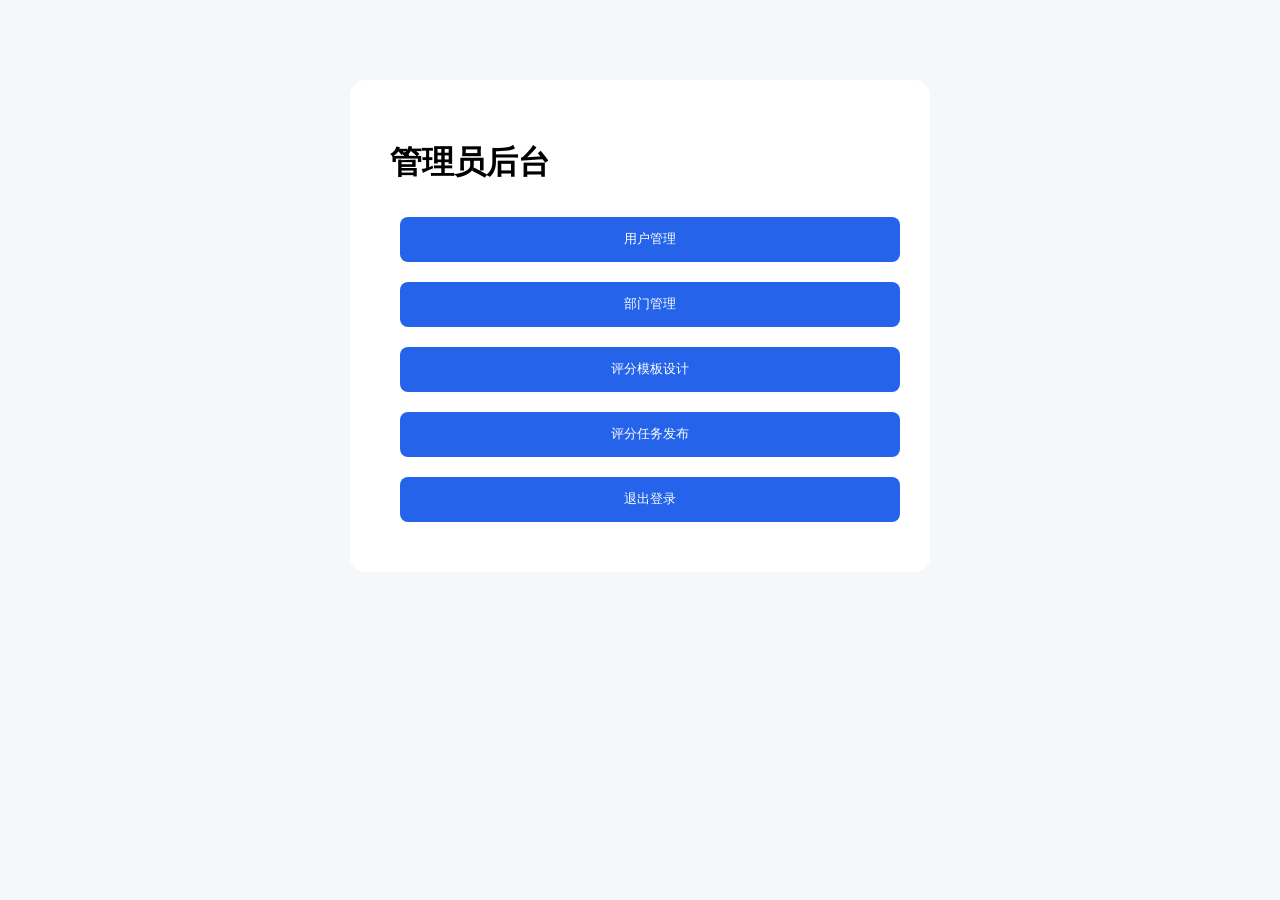
<file: target/classes/static/admin-home.html>
<!DOCTYPE html>
<html>

<head>

  <meta charset="UTF-8">

  <title>
    管理员后台
  </title>


  <style>

    body{

      font-family:"Microsoft YaHei";

      background:#f5f7fb;

    }


    .box{

      width:500px;

      margin:80px auto;

      background:white;

      padding:40px;

      border-radius:15px;

    }



    button{

      width:100%;

      height:45px;

      margin:10px;

      background:#2563eb;

      color:white;

      border:0;

      border-radius:8px;

    }


  </style>

</head>


<body>


<div class="box">


  <h1>
    管理员后台
  </h1>


  <button>
    用户管理
  </button>


  <button>
    部门管理
  </button>


  <button>
    评分模板设计
  </button>


  <button onclick="location.href='/workflow.html'">

    评分任务发布

  </button>


  <button onclick="logout()">

    退出登录

  </button>


</div>



<script>


  function logout(){

    sessionStorage.removeItem("user");

    location.href="/login.html";

  }


</script>


</body>

</html>
</file>
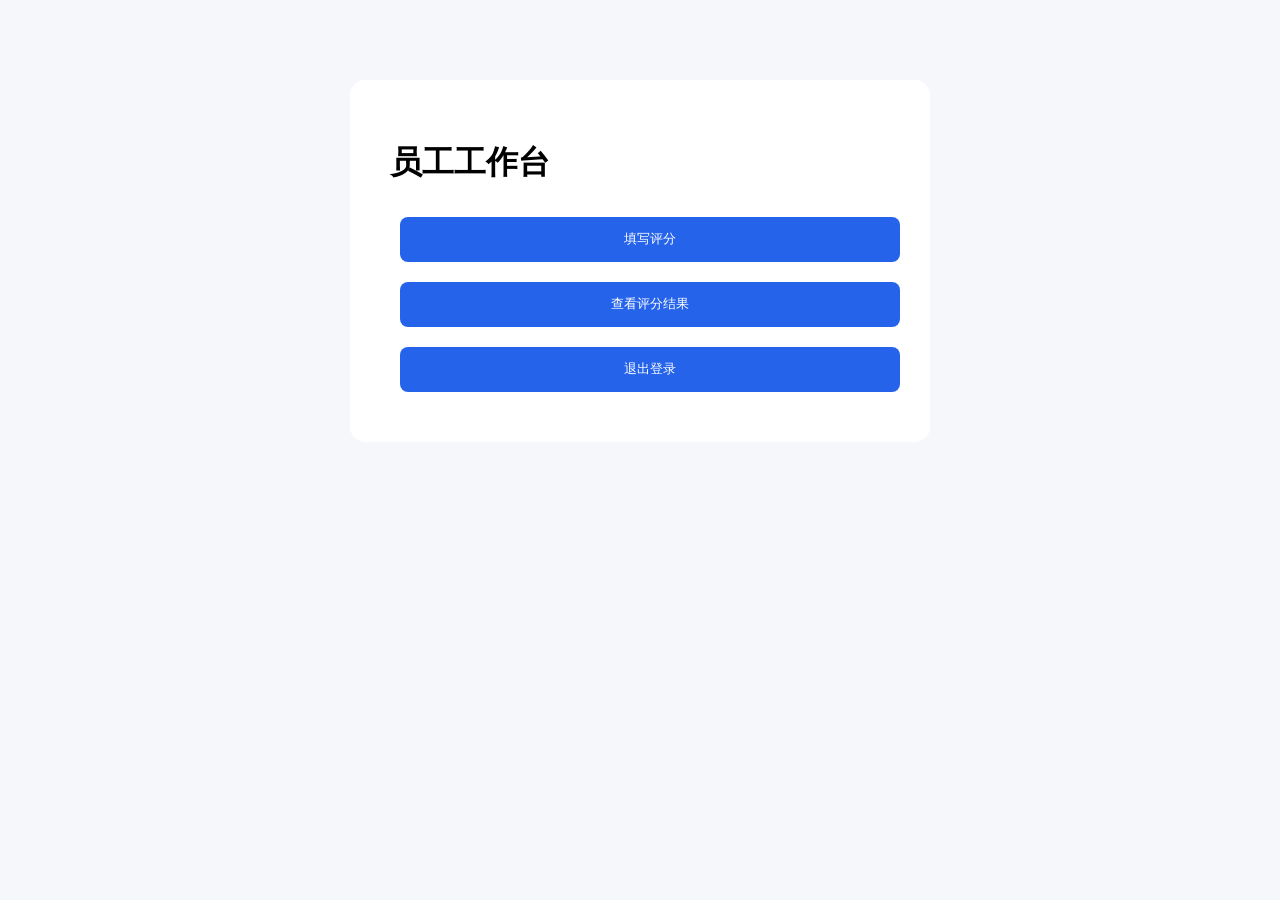
<file: target/classes/static/employee-home.html>
<!DOCTYPE html>
<html>

<head>

  <meta charset="UTF-8">

  <title>
    员工工作台
  </title>


  <style>

    body{

      font-family:"Microsoft YaHei";

      background:#f5f7fb;

    }


    .box{

      width:500px;

      margin:80px auto;

      background:white;

      padding:40px;

      border-radius:15px;

    }


    button{

      width:100%;

      height:45px;

      margin:10px;

      background:#2563eb;

      color:white;

      border:0;

      border-radius:8px;

    }

  </style>


</head>


<body>


<div class="box">


  <h1>
    员工工作台
  </h1>


  <button onclick="location.href='/workflow.html'">

    填写评分

  </button>


  <button onclick="location.href='/workflow.html'">

    查看评分结果

  </button>



  <button onclick="logout()">

    退出登录

  </button>



</div>



<script>


  function logout(){

    sessionStorage.removeItem("user");

    location.href="/login.html";

  }


</script>


</body>

</html>
</file>
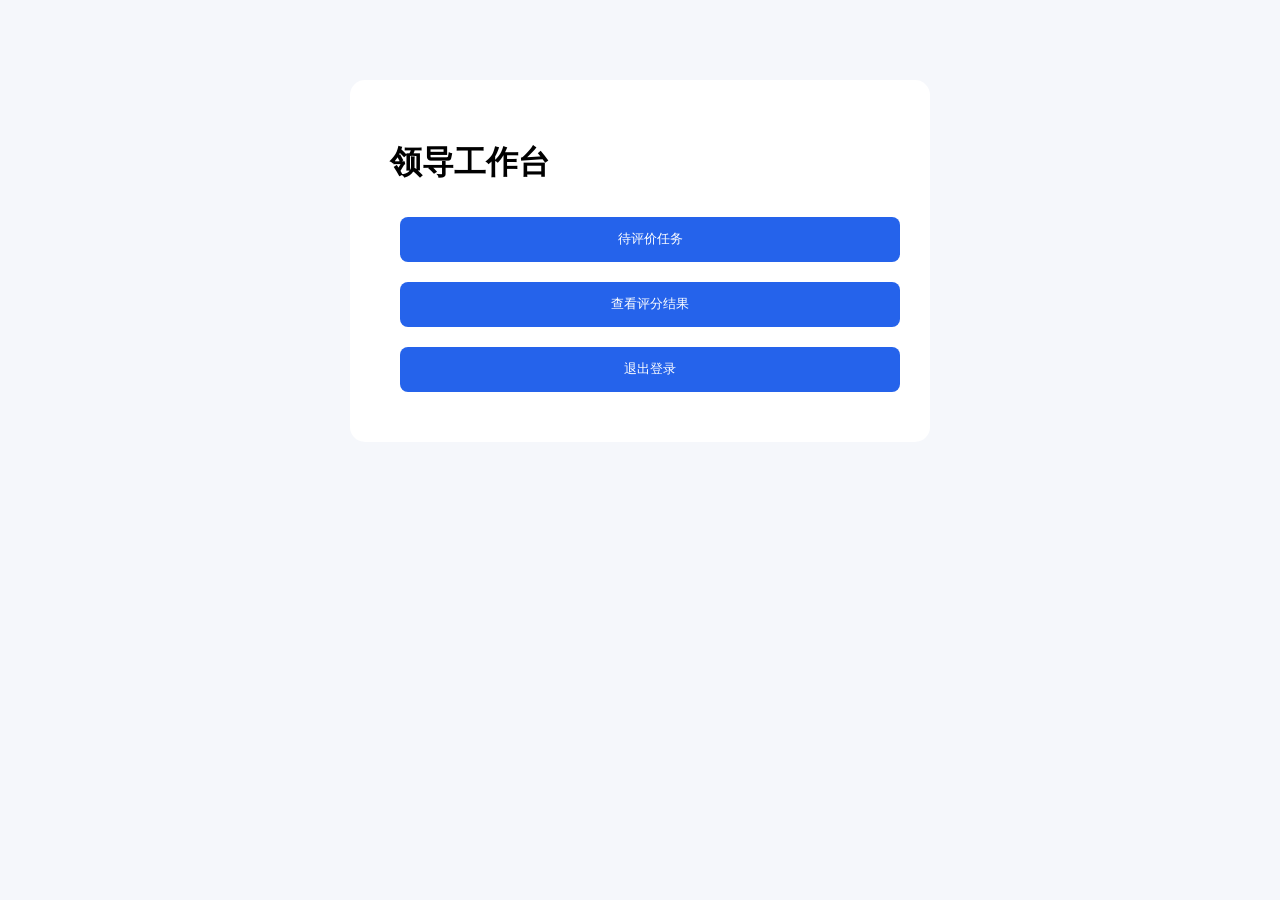
<file: target/classes/static/leader-home.html>
<!DOCTYPE html>
<html>

<head>

  <meta charset="UTF-8">

  <title>
    领导工作台
  </title>


  <style>

    body{

      font-family:"Microsoft YaHei";

      background:#f5f7fb;

    }


    .box{

      width:500px;

      margin:80px auto;

      background:white;

      padding:40px;

      border-radius:15px;

    }


    button{

      width:100%;

      height:45px;

      margin:10px;

      background:#2563eb;

      color:white;

      border:0;

      border-radius:8px;

    }

  </style>


</head>



<body>


<div class="box">


  <h1>
    领导工作台
  </h1>


  <button onclick="location.href='/workflow.html'">

    待评价任务

  </button>


  <button onclick="location.href='/workflow.html'">

    查看评分结果

  </button>



  <button onclick="logout()">

    退出登录

  </button>



</div>


<script>


  function logout(){

    sessionStorage.removeItem("user");

    location.href="/login.html";

  }


</script>


</body>

</html>
</file>
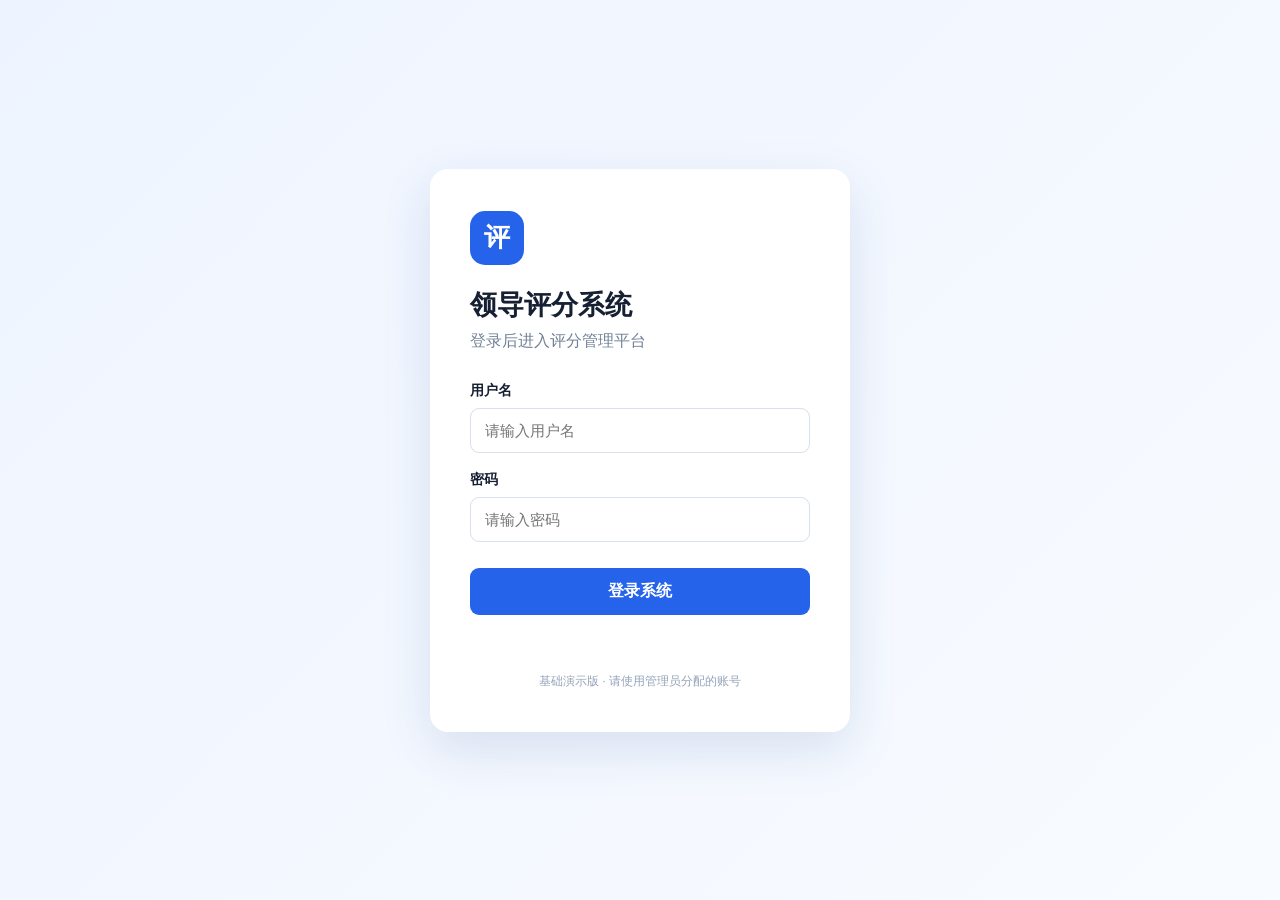
<file: target/classes/static/login.html>
<!doctype html><html lang="zh-CN"><head><meta charset="UTF-8"><meta name="viewport" content="width=device-width,initial-scale=1"><title>领导评分系统 - 登录</title><style>*{box-sizing:border-box}body{margin:0;font-family:-apple-system,BlinkMacSystemFont,"Segoe UI",Arial;color:#172033;background:linear-gradient(135deg,#eef4ff,#f8fbff);min-height:100vh;display:flex;align-items:center;justify-content:center}.box{width:420px;background:#fff;border-radius:18px;padding:42px 40px;box-shadow:0 18px 50px #254b8b22}.logo{width:54px;height:54px;background:#2563eb;color:#fff;border-radius:15px;display:grid;place-items:center;font-size:26px;font-weight:700;margin-bottom:22px}.title{font-size:27px;font-weight:700;margin-bottom:8px}.sub{color:#718096;margin-bottom:30px}label{display:block;font-size:14px;font-weight:600;margin:18px 0 8px}input{width:100%;padding:13px 14px;border:1px solid #d8e0ec;border-radius:9px;font-size:15px;outline:none}input:focus{border-color:#2563eb;box-shadow:0 0 0 3px #2563eb18}button{width:100%;margin-top:26px;padding:13px;background:#2563eb;border:0;border-radius:9px;color:white;font-size:16px;font-weight:600;cursor:pointer}button:hover{background:#1d4ed8}.error{height:20px;color:#dc2626;font-size:14px;margin-top:14px;text-align:center}.tip{text-align:center;color:#94a3b8;font-size:12px;margin-top:24px}</style></head><body><main class="box"><div class="logo">评</div><div class="title">领导评分系统</div><div class="sub">登录后进入评分管理平台</div><form id="form"><label>用户名</label><input id="username" autocomplete="username" placeholder="请输入用户名" required><label>密码</label><input id="password" type="password" autocomplete="current-password" placeholder="请输入密码" required><button>登录系统</button><div id="error" class="error"></div></form><div class="tip">基础演示版 · 请使用管理员分配的账号</div></main><script>


    const form =
        document.getElementById("form");


    const usernameInput =
        document.getElementById("username");


    const passwordInput =
        document.getElementById("password");


    const errorBox =
        document.getElementById("error");



    form.onsubmit = async function(e){

        e.preventDefault();


        errorBox.innerHTML="";


        try{


            let response =
                await fetch(
                    "/api/auth/login",
                    {

                        method:"POST",

                        headers:
                            {
                                "Content-Type":
                                    "application/json"
                            },


                        body:
                            JSON.stringify({

                                username:
                                usernameInput.value,

                                password:
                                passwordInput.value

                            })

                    }

                );



            let data =
                await response.json();



            if(!response.ok){

                throw new Error(
                    data.message || "登录失败"
                );

            }



            /*
            保存当前登录用户

            例如：

            {
            id:1,
            name:"管理员",
            role:"ADMIN"
            }

            */

            sessionStorage.setItem(
                "user",
                JSON.stringify(data)
            );



            window.location.href=
                "/index.html";



        }catch(err){


            errorBox.innerHTML =
                err.message;


        }


    };


</script></body></html>
</file>
